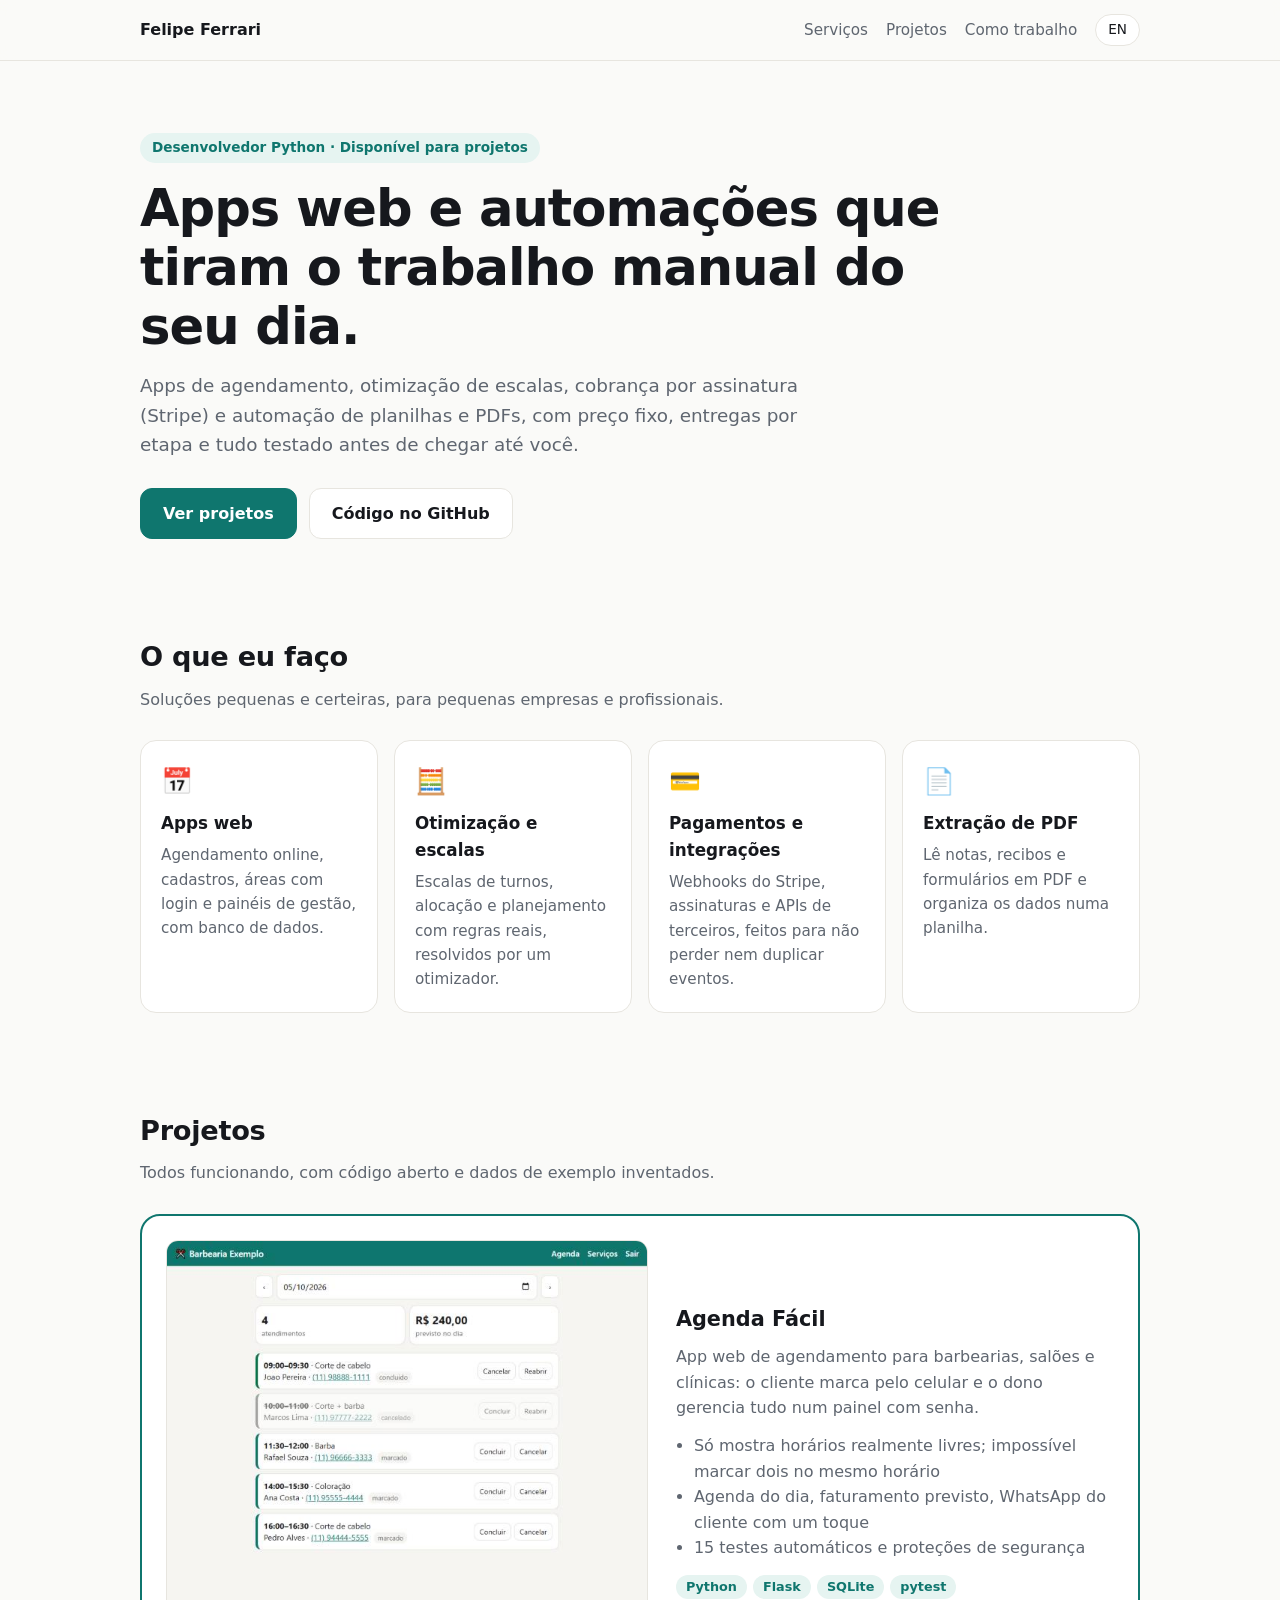
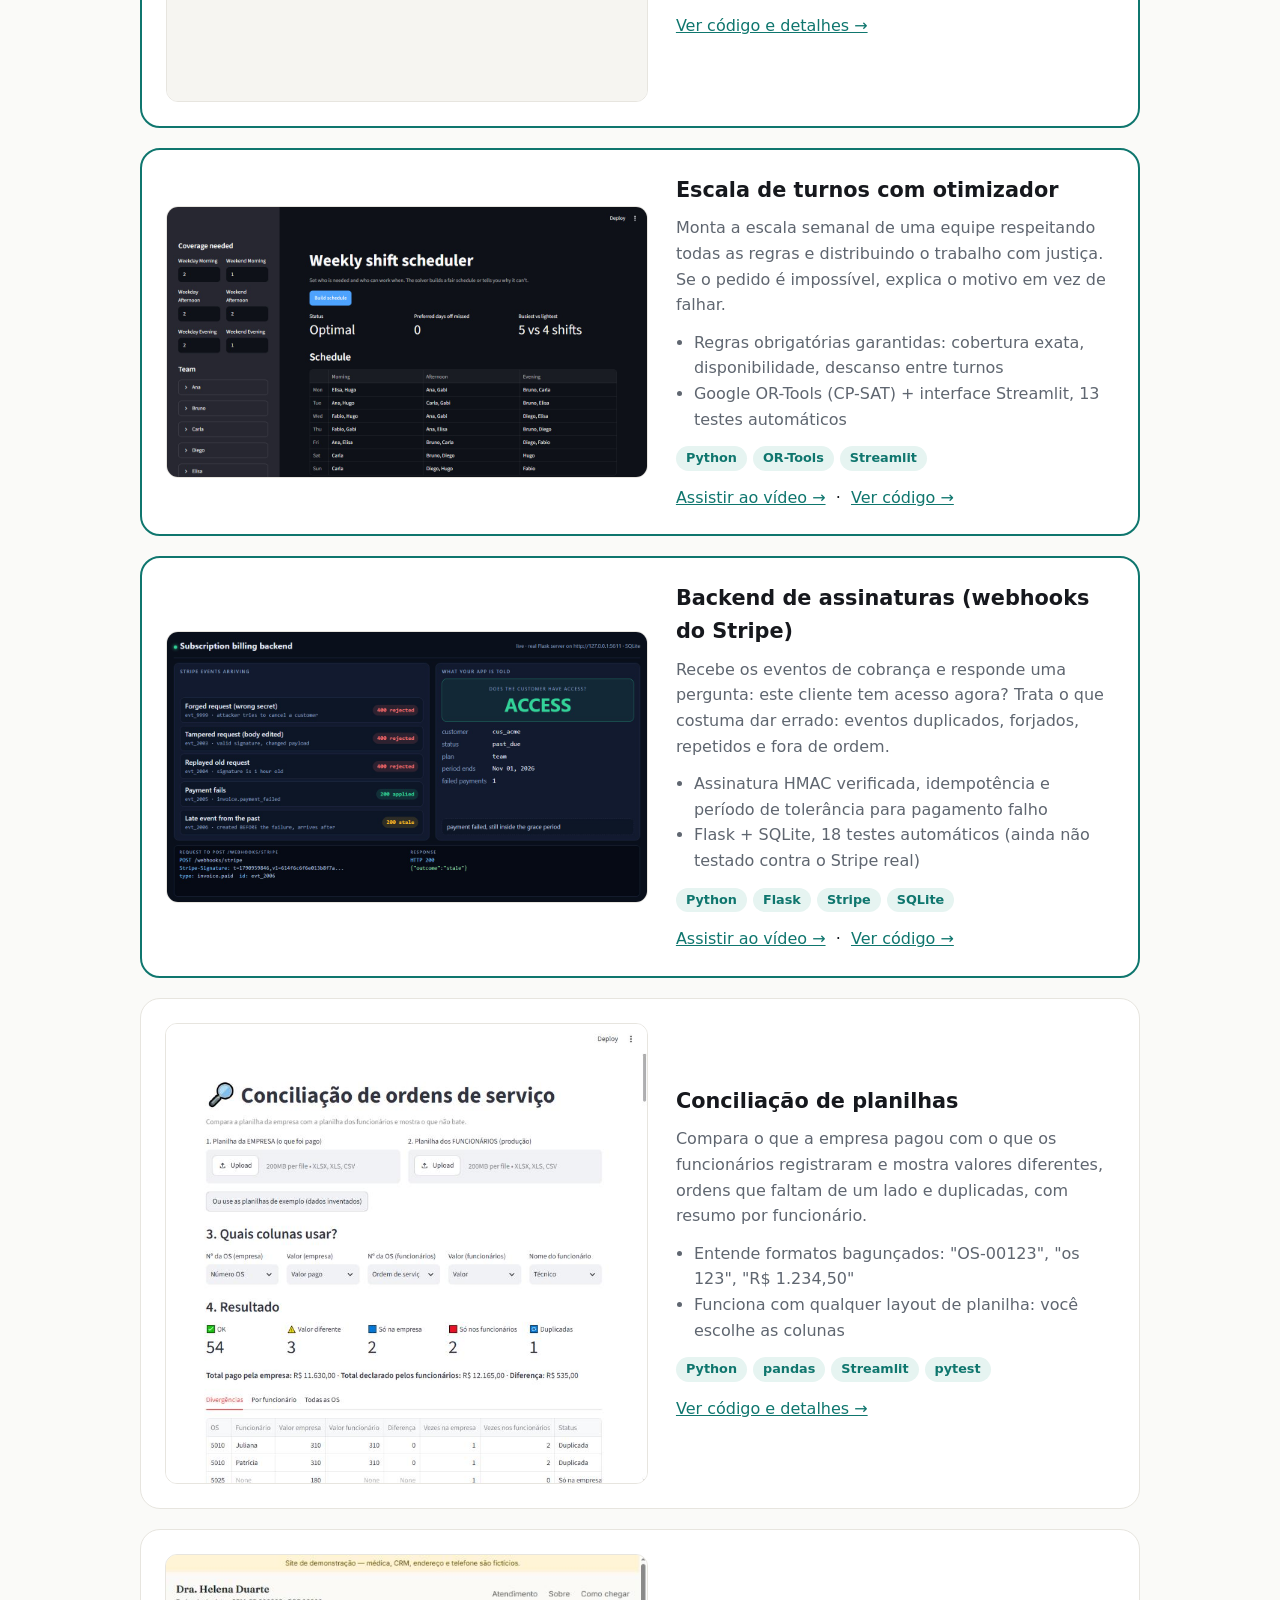
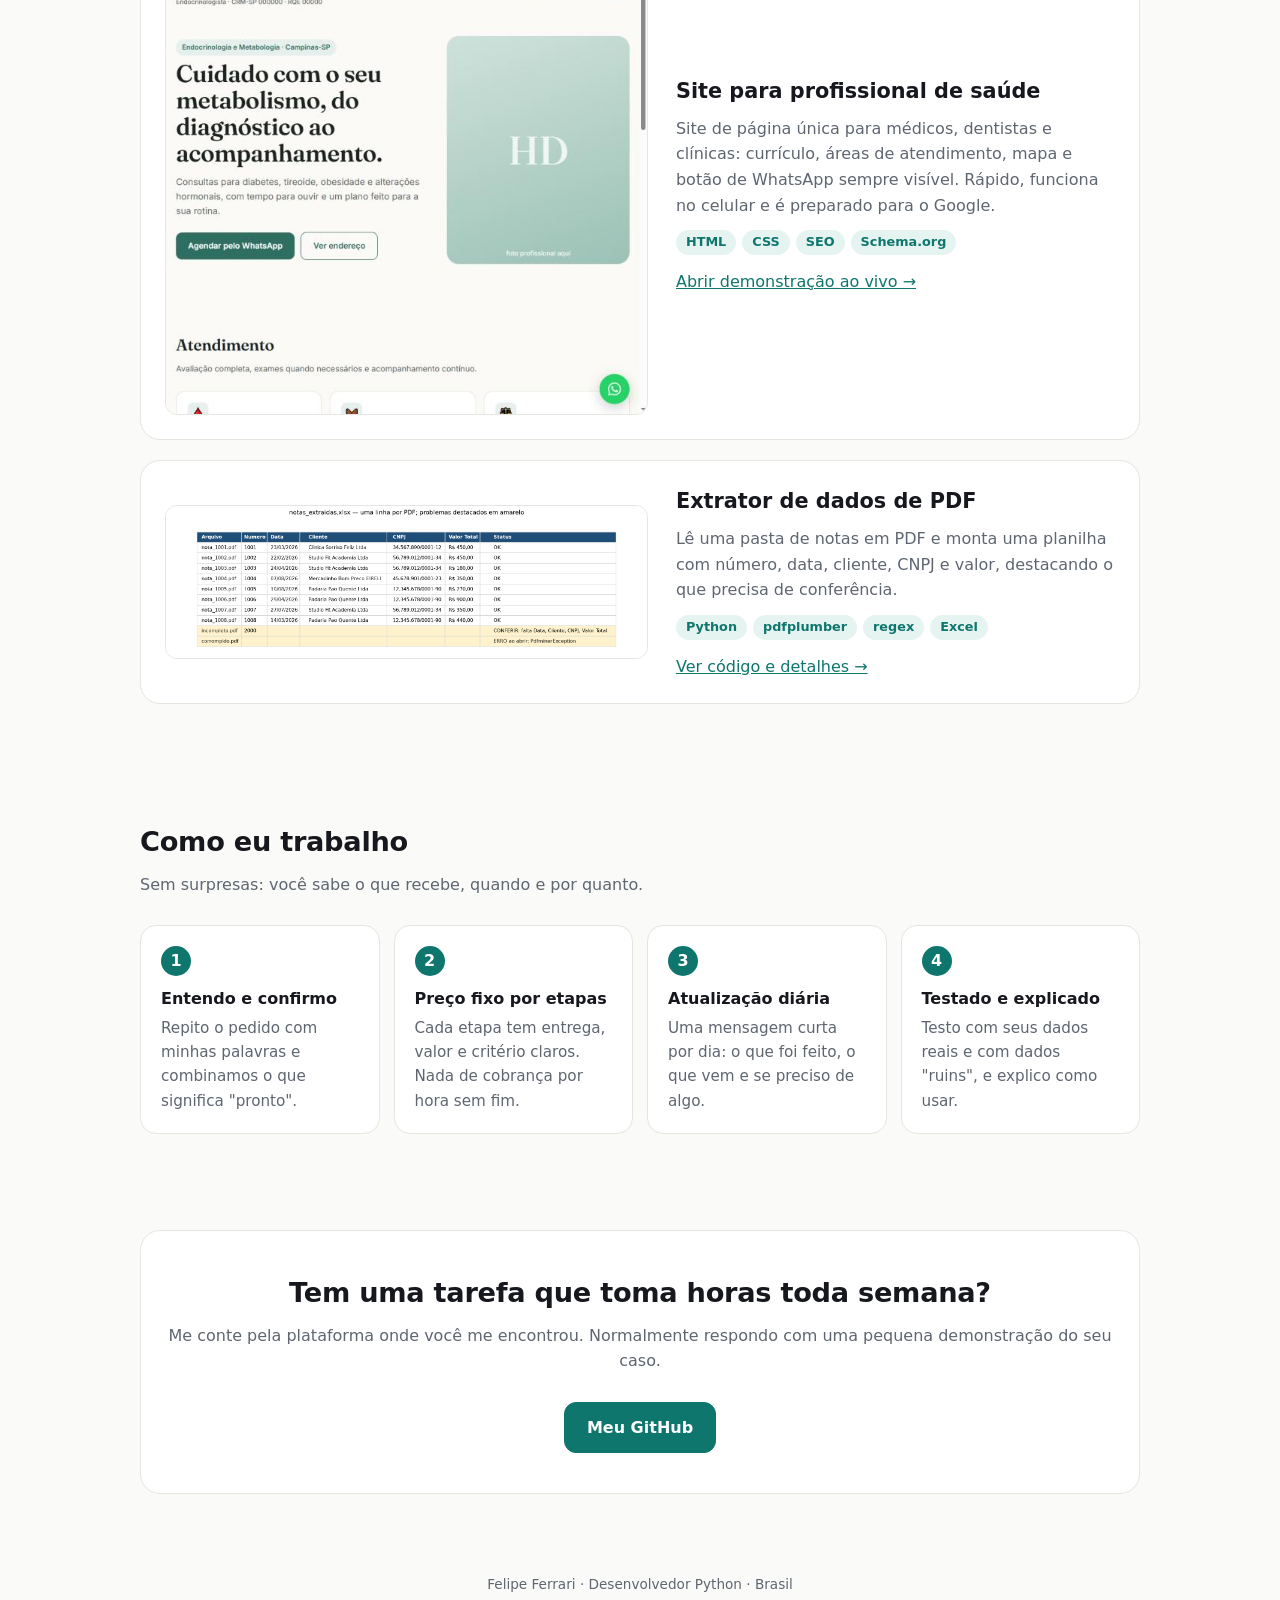
<file: index.html>
<!doctype html>
<html lang="pt-BR">
<head>
  <meta charset="utf-8">
  <meta name="viewport" content="width=device-width, initial-scale=1">
  <title>Felipe Ferrari · Apps web e automações em Python</title>
  <meta name="description" content="Desenvolvedor Python: apps web, otimização de escalas, cobrança por assinatura com Stripe, conciliação de planilhas e extração de PDF.">
  <meta property="og:title" content="Felipe Ferrari · Apps web e automações em Python">
  <meta property="og:description" content="Apps web, painéis e automações que economizam horas de trabalho manual.">
  <meta property="og:image" content="projeto4-agendamento/imagens/painel.jpg">
  <style>
    :root {
      --fundo: #fafaf8; --cartao: #ffffff; --texto: #16181d; --suave: #5f6670; --borda: #e7e5df;
      --cor: #0f766e; --cor-clara: #e6f4f1;
    }
    @media (prefers-color-scheme: dark) {
      :root { --fundo: #0e1116; --cartao: #161b22; --texto: #e6edf3; --suave: #9aa4af; --borda: #262d36;
              --cor: #2dd4bf; --cor-clara: #12302c; }
    }
    * { box-sizing: border-box; }
    html { scroll-behavior: smooth; }
    body { margin: 0; background: var(--fundo); color: var(--texto); line-height: 1.6;
           font-family: system-ui, -apple-system, "Segoe UI", Roboto, sans-serif; }
    a { color: var(--cor); }
    .largura { max-width: 1040px; margin: 0 auto; padding: 0 20px; }

    nav { position: sticky; top: 0; z-index: 5; background: color-mix(in srgb, var(--fundo) 88%, transparent);
          backdrop-filter: blur(8px); border-bottom: 1px solid var(--borda); }
    nav .largura { display: flex; align-items: center; justify-content: space-between; height: 60px; gap: 12px; }
    .logo { font-weight: 800; text-decoration: none; color: var(--texto); }
    .menu { display: flex; gap: 18px; align-items: center; font-size: .95rem; }
    .menu a { color: var(--suave); text-decoration: none; }
    .menu a:hover { color: var(--texto); }
    .idioma { border: 1px solid var(--borda); background: var(--cartao); color: var(--texto); border-radius: 99px;
              padding: 4px 12px; font: inherit; font-size: .85rem; cursor: pointer; }
    @media (max-width: 640px) { .menu a { display: none; } }

    .hero { padding: 72px 0 48px; }
    .selo { display: inline-block; background: var(--cor-clara); color: var(--cor); font-weight: 600; font-size: .85rem;
            padding: 4px 12px; border-radius: 99px; }
    h1 { font-size: clamp(2rem, 5vw, 3.2rem); line-height: 1.15; margin: 16px 0; letter-spacing: -.02em; max-width: 820px; }
    .hero p { color: var(--suave); font-size: 1.15rem; max-width: 680px; margin: 0 0 28px; }
    .botoes { display: flex; gap: 12px; flex-wrap: wrap; }
    .botao { display: inline-block; padding: 12px 22px; border-radius: 12px; font-weight: 700; text-decoration: none;
             border: 1px solid var(--borda); color: var(--texto); background: var(--cartao); }
    .botao.principal { background: var(--cor); border-color: var(--cor); color: #fff; }
    @media (prefers-color-scheme: dark) { .botao.principal { color: #06201d; } }

    section { padding: 48px 0; }
    h2 { font-size: 1.7rem; margin: 0 0 8px; letter-spacing: -.01em; }
    .sub { color: var(--suave); margin: 0 0 28px; }

    .grade { display: grid; gap: 16px; grid-template-columns: repeat(auto-fit, minmax(230px, 1fr)); }
    .servico { background: var(--cartao); border: 1px solid var(--borda); border-radius: 16px; padding: 20px; }
    .servico .icone { font-size: 1.6rem; }
    .servico h3 { margin: 8px 0 6px; font-size: 1.05rem; }
    .servico p { margin: 0; color: var(--suave); font-size: .95rem; }

    .projeto { display: grid; grid-template-columns: 1.1fr 1fr; gap: 28px; align-items: center; background: var(--cartao);
               border: 1px solid var(--borda); border-radius: 20px; padding: 24px; margin-bottom: 20px; }
    .projeto img { width: 100%; border-radius: 12px; border: 1px solid var(--borda); display: block; background: #fff; }
    .projeto h3 { margin: 0 0 8px; font-size: 1.3rem; }
    .projeto p { color: var(--suave); margin: 0 0 12px; }
    .projeto ul { margin: 0 0 14px; padding-left: 18px; color: var(--suave); }
    .tags { display: flex; flex-wrap: wrap; gap: 6px; margin-bottom: 14px; }
    .tags span { font-size: .8rem; padding: 2px 10px; border-radius: 99px; background: var(--cor-clara); color: var(--cor); font-weight: 600; }
    .destaque { border: 2px solid var(--cor); }
    @media (max-width: 760px) { .projeto { grid-template-columns: 1fr; } }

    .passos { counter-reset: passo; display: grid; gap: 14px; grid-template-columns: repeat(auto-fit, minmax(220px, 1fr)); }
    .passo { background: var(--cartao); border: 1px solid var(--borda); border-radius: 16px; padding: 20px; }
    .passo::before { counter-increment: passo; content: counter(passo); display: inline-grid; place-items: center;
                     width: 30px; height: 30px; border-radius: 50%; background: var(--cor); color: #fff; font-weight: 800; }
    .passo h3 { margin: 10px 0 4px; font-size: 1rem; }
    .passo p { margin: 0; color: var(--suave); font-size: .95rem; }

    .contato { text-align: center; background: var(--cartao); border: 1px solid var(--borda); border-radius: 20px; padding: 40px 20px; }
    footer { color: var(--suave); text-align: center; font-size: .85rem; padding: 32px 0 48px; }

    [data-en] { display: none; }
    html[lang="en"] [data-pt] { display: none; }
    html[lang="en"] [data-en] { display: revert; }
  </style>
</head>
<body>
  <nav>
    <div class="largura">
      <a class="logo" href="#">Felipe Ferrari</a>
      <div class="menu">
        <a href="#servicos"><span data-pt>Serviços</span><span data-en>Services</span></a>
        <a href="#projetos"><span data-pt>Projetos</span><span data-en>Projects</span></a>
        <a href="#como"><span data-pt>Como trabalho</span><span data-en>How I work</span></a>
        <button class="idioma" id="idioma" aria-label="Mudar idioma / Change language">EN</button>
      </div>
    </div>
  </nav>

  <header class="hero">
    <div class="largura">
      <span class="selo"><span data-pt>Desenvolvedor Python · Disponível para projetos</span><span data-en>Python Developer · Available for projects</span></span>
      <h1>
        <span data-pt>Apps web e automações que tiram o trabalho manual do seu dia.</span>
        <span data-en>Web apps and automations that take manual work off your plate.</span>
      </h1>
      <p>
        <span data-pt>Apps de agendamento, otimização de escalas, cobrança por assinatura (Stripe) e automação de planilhas e PDFs, com preço fixo, entregas por etapa e tudo testado antes de chegar até você.</span>
        <span data-en>Booking apps, shift optimization, subscription billing (Stripe) and spreadsheet/PDF automation, with fixed prices, milestone deliveries and everything tested before it reaches you.</span>
      </p>
      <div class="botoes">
        <a class="botao principal" href="#projetos"><span data-pt>Ver projetos</span><span data-en>See projects</span></a>
        <a class="botao" href="https://github.com/Fe262/python-automation-portfolio"><span data-pt>Código no GitHub</span><span data-en>Code on GitHub</span></a>
      </div>
    </div>
  </header>

  <section id="servicos">
    <div class="largura">
      <h2><span data-pt>O que eu faço</span><span data-en>What I build</span></h2>
      <p class="sub"><span data-pt>Soluções pequenas e certeiras, para pequenas empresas e profissionais.</span><span data-en>Focused solutions for small businesses and professionals.</span></p>
      <div class="grade">
        <div class="servico"><div class="icone">📅</div>
          <h3><span data-pt>Apps web</span><span data-en>Web apps</span></h3>
          <p><span data-pt>Agendamento online, cadastros, áreas com login e painéis de gestão, com banco de dados.</span><span data-en>Online booking, records, login areas and management dashboards, with a database.</span></p></div>
        <div class="servico"><div class="icone">🧮</div>
          <h3><span data-pt>Otimização e escalas</span><span data-en>Optimization & scheduling</span></h3>
          <p><span data-pt>Escalas de turnos, alocação e planejamento com regras reais, resolvidos por um otimizador.</span><span data-en>Shift rotas, allocation and planning with real-world rules, solved by an optimizer.</span></p></div>
        <div class="servico"><div class="icone">💳</div>
          <h3><span data-pt>Pagamentos e integrações</span><span data-en>Payments & integrations</span></h3>
          <p><span data-pt>Webhooks do Stripe, assinaturas e APIs de terceiros, feitos para não perder nem duplicar eventos.</span><span data-en>Stripe webhooks, subscriptions and third-party APIs, built to never lose or double-count events.</span></p></div>
        <div class="servico"><div class="icone">📄</div>
          <h3><span data-pt>Extração de PDF</span><span data-en>PDF extraction</span></h3>
          <p><span data-pt>Lê notas, recibos e formulários em PDF e organiza os dados numa planilha.</span><span data-en>Reads invoices, receipts and forms in PDF and organizes the data in a spreadsheet.</span></p></div>
      </div>
    </div>
  </section>

  <section id="projetos">
    <div class="largura">
      <h2><span data-pt>Projetos</span><span data-en>Projects</span></h2>
      <p class="sub"><span data-pt>Todos funcionando, com código aberto e dados de exemplo inventados.</span><span data-en>All working, open source, with fake sample data.</span></p>

      <article class="projeto destaque">
        <img src="projeto4-agendamento/imagens/painel.jpg" alt="Painel do app de agendamento" loading="lazy">
        <div>
          <h3>Agenda Fácil</h3>
          <p><span data-pt>App web de agendamento para barbearias, salões e clínicas: o cliente marca pelo celular e o dono gerencia tudo num painel com senha.</span><span data-en>Booking web app for barbershops, salons and clinics: customers book from their phone, the owner manages everything in a password-protected dashboard.</span></p>
          <ul>
            <li><span data-pt>Só mostra horários realmente livres; impossível marcar dois no mesmo horário</span><span data-en>Shows only truly free slots; double booking is impossible</span></li>
            <li><span data-pt>Agenda do dia, faturamento previsto, WhatsApp do cliente com um toque</span><span data-en>Daily agenda, expected revenue, one-tap WhatsApp to customers</span></li>
            <li><span data-pt>15 testes automáticos e proteções de segurança</span><span data-en>15 automated tests and security protections</span></li>
          </ul>
          <div class="tags"><span>Python</span><span>Flask</span><span>SQLite</span><span>pytest</span></div>
          <a href="https://github.com/Fe262/python-automation-portfolio/tree/main/projeto4-agendamento"><span data-pt>Ver código e detalhes →</span><span data-en>See code and details →</span></a>
        </div>
      </article>

      <article class="projeto destaque">
        <img src="projeto8-escala-turnos/imagens/escala-video.jpg" alt="Escala semanal gerada pelo otimizador" loading="lazy">
        <div>
          <h3><span data-pt>Escala de turnos com otimizador</span><span data-en>Shift Scheduler (optimization solver)</span></h3>
          <p><span data-pt>Monta a escala semanal de uma equipe respeitando todas as regras e distribuindo o trabalho com justiça. Se o pedido é impossível, explica o motivo em vez de falhar.</span><span data-en>Builds a team's weekly rota that follows every rule and spreads the work fairly. If the request is impossible, it explains why instead of failing.</span></p>
          <ul>
            <li><span data-pt>Regras obrigatórias garantidas: cobertura exata, disponibilidade, descanso entre turnos</span><span data-en>Hard rules guaranteed: exact coverage, availability, rest between shifts</span></li>
            <li><span data-pt>Google OR-Tools (CP-SAT) + interface Streamlit, 13 testes automáticos</span><span data-en>Google OR-Tools (CP-SAT) + Streamlit UI, 13 automated tests</span></li>
          </ul>
          <div class="tags"><span>Python</span><span>OR-Tools</span><span>Streamlit</span></div>
          <a href="projeto8-escala-turnos/video/shift-scheduler-demo-web.mp4"><span data-pt>Assistir ao vídeo →</span><span data-en>Watch the demo video →</span></a>
          &nbsp;·&nbsp;
          <a href="https://github.com/Fe262/python-automation-portfolio/tree/main/projeto8-escala-turnos"><span data-pt>Ver código →</span><span data-en>See code →</span></a>
        </div>
      </article>

      <article class="projeto destaque">
        <img src="projeto9-cobranca-stripe/imagens/webhooks.jpg" alt="Backend de cobrança processando eventos do Stripe" loading="lazy">
        <div>
          <h3><span data-pt>Backend de assinaturas (webhooks do Stripe)</span><span data-en>Subscription Billing Backend (Stripe webhooks)</span></h3>
          <p><span data-pt>Recebe os eventos de cobrança e responde uma pergunta: este cliente tem acesso agora? Trata o que costuma dar errado: eventos duplicados, forjados, repetidos e fora de ordem.</span><span data-en>Receives billing events and answers one question: does this customer have access right now? Handles what usually goes wrong: duplicated, forged, replayed and out-of-order events.</span></p>
          <ul>
            <li><span data-pt>Assinatura HMAC verificada, idempotência e período de tolerância para pagamento falho</span><span data-en>HMAC signature check, idempotency and a grace period for failed payments</span></li>
            <li><span data-pt>Flask + SQLite, 18 testes automáticos (ainda não testado contra o Stripe real)</span><span data-en>Flask + SQLite, 18 automated tests (not yet run against live Stripe)</span></li>
          </ul>
          <div class="tags"><span>Python</span><span>Flask</span><span>Stripe</span><span>SQLite</span></div>
          <a href="projeto9-cobranca-stripe/video/billing-backend-demo-web.mp4"><span data-pt>Assistir ao vídeo →</span><span data-en>Watch the demo video →</span></a>
          &nbsp;·&nbsp;
          <a href="https://github.com/Fe262/python-automation-portfolio/tree/main/projeto9-cobranca-stripe"><span data-pt>Ver código →</span><span data-en>See code →</span></a>
        </div>
      </article>

      <article class="projeto">
        <img src="projeto6-conciliacao/imagens/app.jpg" alt="App de conciliação de planilhas" loading="lazy">
        <div>
          <h3><span data-pt>Conciliação de planilhas</span><span data-en>Spreadsheet Reconciliation</span></h3>
          <p><span data-pt>Compara o que a empresa pagou com o que os funcionários registraram e mostra valores diferentes, ordens que faltam de um lado e duplicadas, com resumo por funcionário.</span><span data-en>Compares what the company paid with what employees reported and shows mismatched amounts, missing orders and duplicates, with a per-employee summary.</span></p>
          <ul>
            <li><span data-pt>Entende formatos bagunçados: "OS-00123", "os 123", "R$ 1.234,50"</span><span data-en>Handles messy formats: "OS-00123", "os 123", "R$ 1.234,50"</span></li>
            <li><span data-pt>Funciona com qualquer layout de planilha: você escolhe as colunas</span><span data-en>Works with any spreadsheet layout: you pick the columns</span></li>
          </ul>
          <div class="tags"><span>Python</span><span>pandas</span><span>Streamlit</span><span>pytest</span></div>
          <a href="https://github.com/Fe262/python-automation-portfolio/tree/main/projeto6-conciliacao"><span data-pt>Ver código e detalhes →</span><span data-en>See code and details →</span></a>
        </div>
      </article>

      <article class="projeto">
        <img src="demos/site-medico/preview.jpg" alt="Site de página única para profissional de saúde" loading="lazy">
        <div>
          <h3><span data-pt>Site para profissional de saúde</span><span data-en>One-Page Site for Health Professionals</span></h3>
          <p><span data-pt>Site de página única para médicos, dentistas e clínicas: currículo, áreas de atendimento, mapa e botão de WhatsApp sempre visível. Rápido, funciona no celular e é preparado para o Google.</span><span data-en>One-page site for doctors, dentists and clinics: résumé, services, map and an always-visible WhatsApp button. Fast, mobile-first and Google-ready.</span></p>
          <div class="tags"><span>HTML</span><span>CSS</span><span>SEO</span><span>Schema.org</span></div>
          <a href="demos/site-medico/"><span data-pt>Abrir demonstração ao vivo →</span><span data-en>Open live demo →</span></a>
        </div>
      </article>

      <article class="projeto">
        <img src="projeto2-extrator-pdf/imagens/resultado.png" alt="Planilha gerada a partir de PDFs" loading="lazy">
        <div>
          <h3><span data-pt>Extrator de dados de PDF</span><span data-en>PDF Invoice Data Extractor</span></h3>
          <p><span data-pt>Lê uma pasta de notas em PDF e monta uma planilha com número, data, cliente, CNPJ e valor, destacando o que precisa de conferência.</span><span data-en>Reads a folder of PDF invoices and builds a spreadsheet with number, date, client, tax ID and amount, flagging anything that needs checking.</span></p>
          <div class="tags"><span>Python</span><span>pdfplumber</span><span>regex</span><span>Excel</span></div>
          <a href="https://github.com/Fe262/python-automation-portfolio/tree/main/projeto2-extrator-pdf"><span data-pt>Ver código e detalhes →</span><span data-en>See code and details →</span></a>
        </div>
      </article>
    </div>
  </section>

  <section id="como">
    <div class="largura">
      <h2><span data-pt>Como eu trabalho</span><span data-en>How I work</span></h2>
      <p class="sub"><span data-pt>Sem surpresas: você sabe o que recebe, quando e por quanto.</span><span data-en>No surprises: you know what you get, when, and for how much.</span></p>
      <div class="passos">
        <div class="passo"><h3><span data-pt>Entendo e confirmo</span><span data-en>I understand and confirm</span></h3>
          <p><span data-pt>Repito o pedido com minhas palavras e combinamos o que significa "pronto".</span><span data-en>I restate the task in my own words and we agree on what "done" means.</span></p></div>
        <div class="passo"><h3><span data-pt>Preço fixo por etapas</span><span data-en>Fixed-price milestones</span></h3>
          <p><span data-pt>Cada etapa tem entrega, valor e critério claros. Nada de cobrança por hora sem fim.</span><span data-en>Each milestone has a clear deliverable, price and acceptance criteria.</span></p></div>
        <div class="passo"><h3><span data-pt>Atualização diária</span><span data-en>Daily updates</span></h3>
          <p><span data-pt>Uma mensagem curta por dia: o que foi feito, o que vem e se preciso de algo.</span><span data-en>A short message every day: what's done, what's next, and if I need anything.</span></p></div>
        <div class="passo"><h3><span data-pt>Testado e explicado</span><span data-en>Tested and explained</span></h3>
          <p><span data-pt>Testo com seus dados reais e com dados "ruins", e explico como usar.</span><span data-en>I test with your real data and with "bad" data, and explain how to use it.</span></p></div>
      </div>
    </div>
  </section>

  <section>
    <div class="largura">
      <div class="contato">
        <h2><span data-pt>Tem uma tarefa que toma horas toda semana?</span><span data-en>Got a task that eats hours every week?</span></h2>
        <p class="sub"><span data-pt>Me conte pela plataforma onde você me encontrou. Normalmente respondo com uma pequena demonstração do seu caso.</span><span data-en>Tell me through the platform where you found me. I usually reply with a small demo of your case.</span></p>
        <a class="botao principal" href="https://github.com/Fe262"><span data-pt>Meu GitHub</span><span data-en>My GitHub</span></a>
      </div>
    </div>
  </section>

  <footer>
    <span data-pt>Felipe Ferrari · Desenvolvedor Python · Brasil</span><span data-en>Felipe Ferrari · Python Developer · Brazil</span>
  </footer>

  <script>
    // Troca PT <-> EN e lembra a escolha (abre em ingles automaticamente com ?lang=en)
    const raiz = document.documentElement, botao = document.getElementById("idioma");
    const aplicar = (lang) => { raiz.lang = lang === "en" ? "en" : "pt-BR"; botao.textContent = lang === "en" ? "PT" : "EN"; };
    let inicial = new URLSearchParams(location.search).get("lang");
    try { inicial = inicial || localStorage.getItem("idioma"); } catch (e) {}
    aplicar(inicial || "pt");
    botao.addEventListener("click", () => {
      const novo = raiz.lang === "en" ? "pt" : "en";
      aplicar(novo);
      try { localStorage.setItem("idioma", novo); } catch (e) {}
    });
  </script>
</body>
</html>
</file>
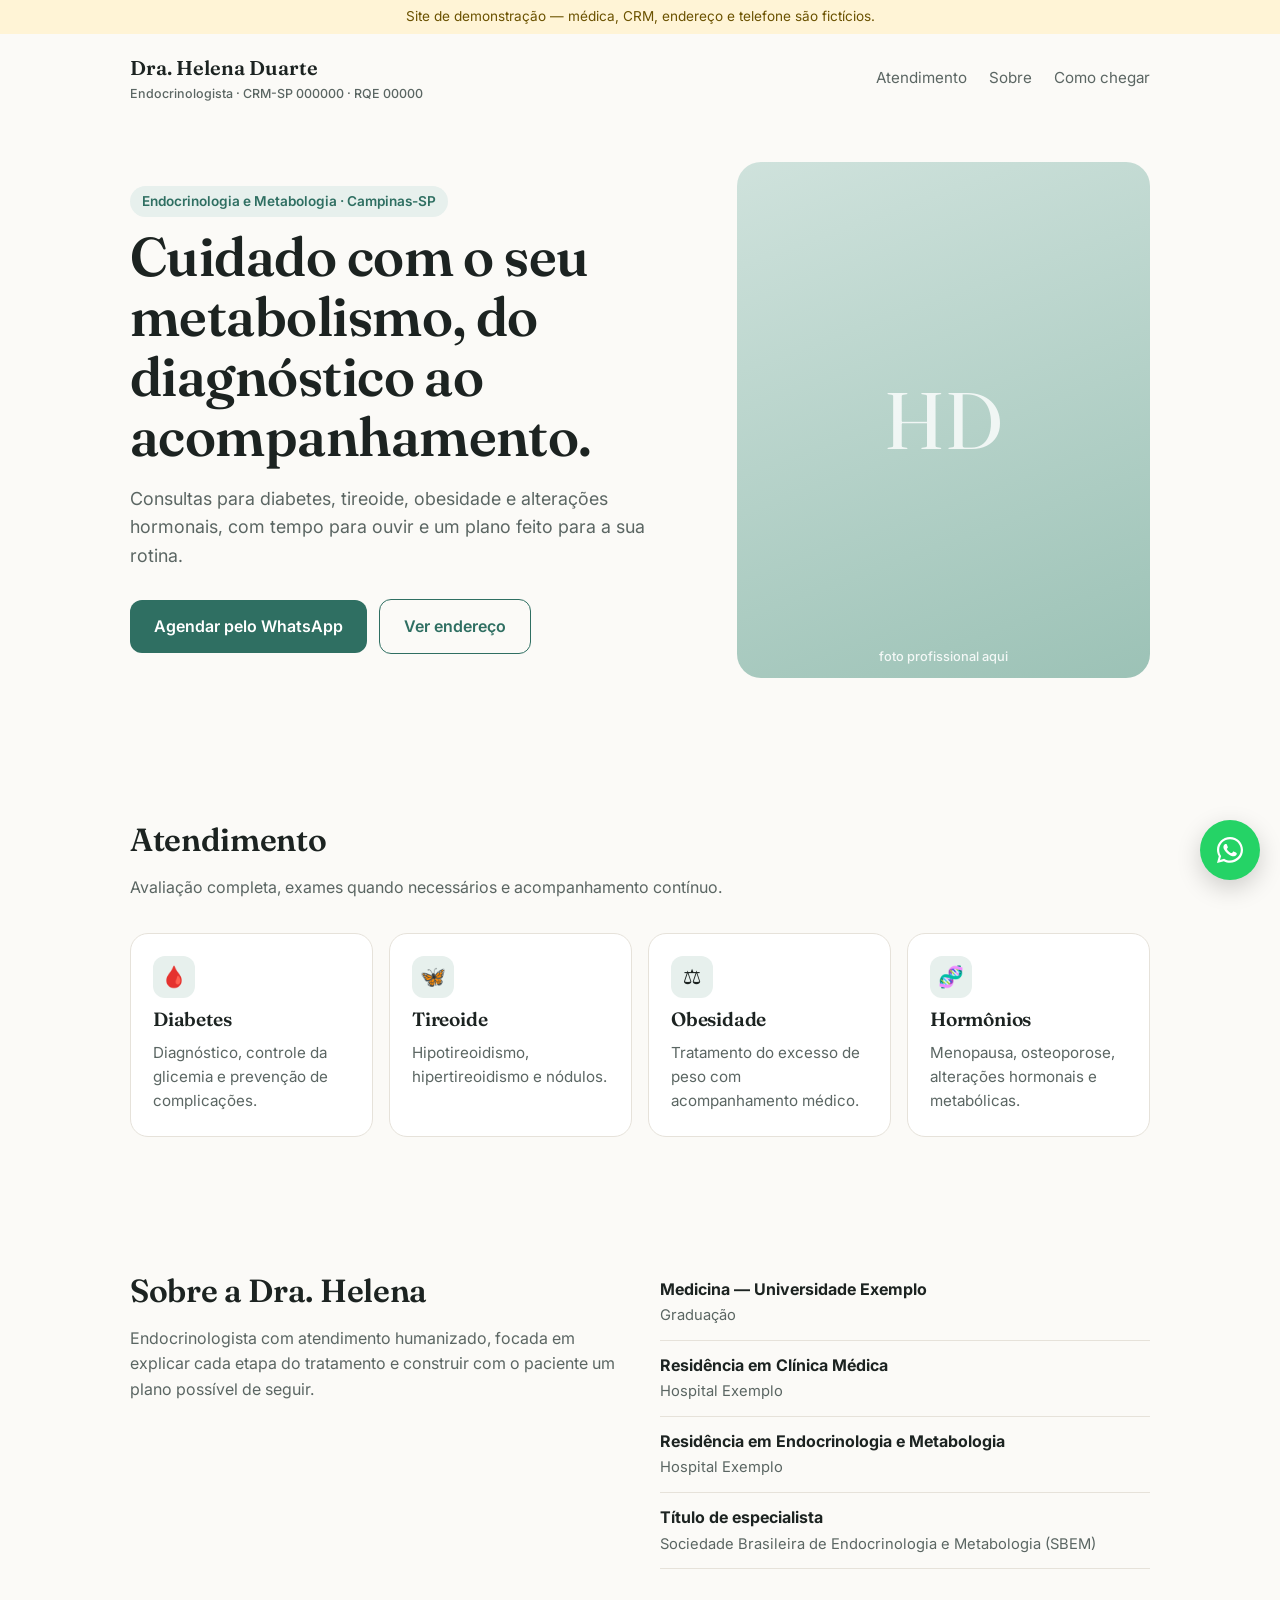
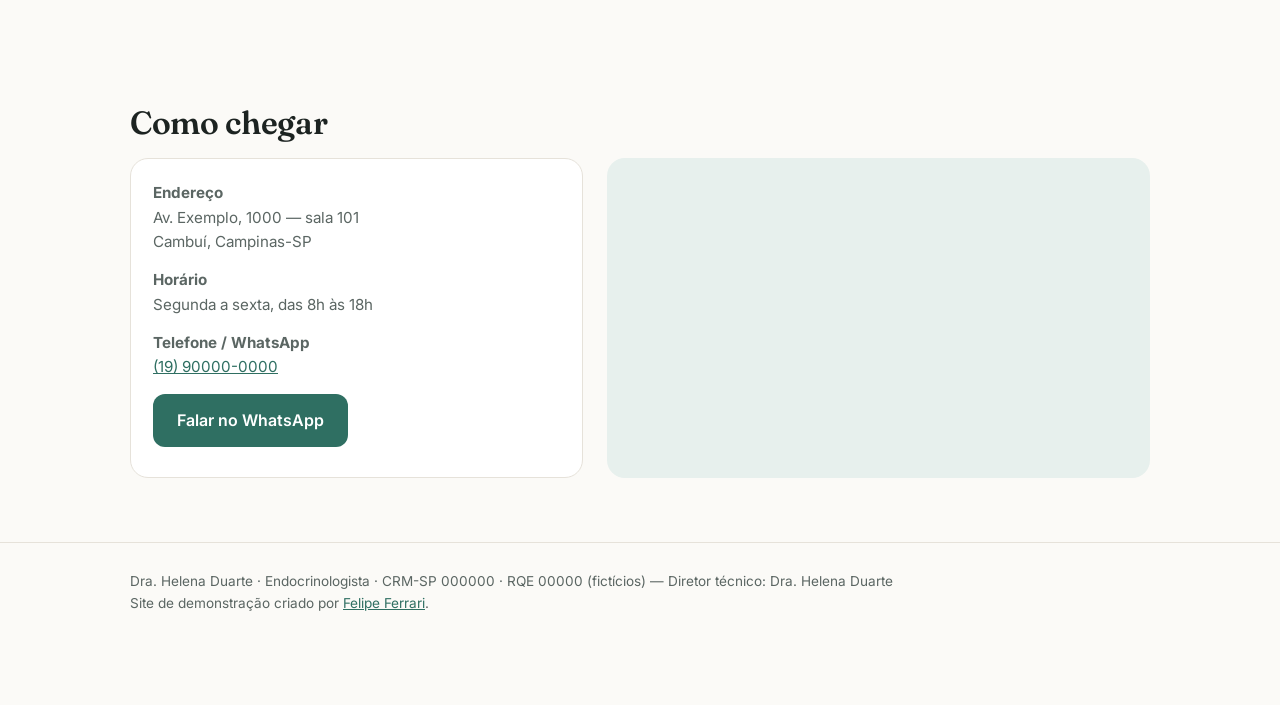
<file: demos/site-medico/index.html>
<!doctype html>
<html lang="pt-BR">
<head>
  <meta charset="utf-8">
  <meta name="viewport" content="width=device-width, initial-scale=1">
  <!-- DEMONSTRAÇÃO: médica, CRM, endereço e telefone são FICTÍCIOS -->
  <title>Dra. Helena Duarte · Endocrinologista em Campinas</title>
  <meta name="description" content="Endocrinologista em Campinas-SP: diabetes, tireoide, obesidade e metabolismo. Agende sua consulta pelo WhatsApp.">
  <meta name="robots" content="noindex">
  <meta property="og:title" content="Dra. Helena Duarte · Endocrinologista">
  <meta property="og:description" content="Diabetes, tireoide, obesidade e metabolismo. Consultas em Campinas-SP.">
  <link rel="preconnect" href="https://fonts.googleapis.com">
  <link href="https://fonts.googleapis.com/css2?family=Fraunces:opsz,wght@9..144,500;9..144,600&family=Inter:wght@400;500;600&display=swap" rel="stylesheet">
  <!-- Dados estruturados: ajudam o Google a mostrar a médica com endereço e horário nas buscas -->
  <script type="application/ld+json">
  {
    "@context": "https://schema.org",
    "@type": "Physician",
    "name": "Dra. Helena Duarte",
    "medicalSpecialty": "Endocrinology",
    "description": "Endocrinologista em Campinas-SP (demonstração).",
    "telephone": "+55-19-90000-0000",
    "address": { "@type": "PostalAddress", "streetAddress": "Av. Exemplo, 1000 - sala 101", "addressLocality": "Campinas", "addressRegion": "SP", "addressCountry": "BR" },
    "openingHours": ["Mo-Fr 08:00-18:00"]
  }
  </script>
  <style>
    :root { --fundo: #fbfaf7; --texto: #1c2321; --suave: #5b6663; --cor: #2f6f62; --cor-clara: #e7f0ed; --borda: #e6e2da; --branco: #fff; }
    * { box-sizing: border-box; }
    html { scroll-behavior: smooth; }
    body { margin: 0; font-family: Inter, system-ui, sans-serif; color: var(--texto); background: var(--fundo); line-height: 1.6; }
    h1, h2, h3 { font-family: Fraunces, Georgia, serif; font-weight: 600; letter-spacing: -.01em; }
    a { color: var(--cor); }
    .largura { max-width: 1060px; margin: 0 auto; padding: 0 20px; }

    .aviso-demo { background: #fff4d6; color: #6b5200; text-align: center; font-size: .85rem; padding: 6px 12px; }
    header { padding: 18px 0; }
    header .largura { display: flex; justify-content: space-between; align-items: center; gap: 12px; }
    .marca { font-family: Fraunces, serif; font-size: 1.25rem; font-weight: 600; text-decoration: none; color: var(--texto); }
    .marca small { display: block; font-family: Inter, sans-serif; font-size: .78rem; color: var(--suave); font-weight: 500; }
    nav a { margin-left: 22px; color: var(--suave); text-decoration: none; font-size: .95rem; }
    @media (max-width: 720px) { nav { display: none; } }

    .hero { display: grid; grid-template-columns: 1.15fr .85fr; gap: 48px; align-items: center; padding-top: 40px; padding-bottom: 72px; }
    .hero h1 { font-size: clamp(2.1rem, 5vw, 3.4rem); line-height: 1.1; margin: 10px 0 18px; }
    .etiqueta { display: inline-block; background: var(--cor-clara); color: var(--cor); font-weight: 600; font-size: .85rem; padding: 5px 12px; border-radius: 99px; }
    .hero p { color: var(--suave); font-size: 1.12rem; margin: 0 0 28px; }
    .botao { display: inline-flex; align-items: center; gap: 10px; background: var(--cor); color: #fff; text-decoration: none;
             font-weight: 600; padding: 14px 24px; border-radius: 12px; }
    .botao.sec { background: transparent; color: var(--cor); border: 1.5px solid var(--cor); margin-left: 8px; }
    .foto { aspect-ratio: 4/5; border-radius: 24px; background: linear-gradient(160deg, #cfe2dc, #9cc2b6); display: grid; place-items: center;
            color: #ffffffcc; font-family: Fraunces, serif; font-size: 5rem; position: relative; overflow: hidden; }
    .foto span { position: absolute; bottom: 14px; font: 500 .8rem Inter, sans-serif; color: #ffffffdd; }
    @media (max-width: 820px) { .hero { grid-template-columns: 1fr; gap: 28px; } .foto { max-width: 360px; } }

    section { padding: 64px 0; }
    section h2 { font-size: 2rem; margin: 0 0 10px; }
    .sub { color: var(--suave); margin: 0 0 32px; max-width: 620px; }
    .cartoes { display: grid; grid-template-columns: repeat(auto-fit, minmax(220px, 1fr)); gap: 16px; }
    .cartao { background: var(--branco); border: 1px solid var(--borda); border-radius: 18px; padding: 22px; }
    .cartao h3 { margin: 6px 0 6px; font-size: 1.2rem; }
    .cartao p { margin: 0; color: var(--suave); font-size: .95rem; }
    .icone { width: 42px; height: 42px; border-radius: 12px; background: var(--cor-clara); display: grid; place-items: center; font-size: 1.3rem; }

    .sobre { display: grid; grid-template-columns: 1fr 1fr; gap: 40px; }
    .sobre ul { padding: 0; list-style: none; margin: 0; }
    .sobre li { padding: 12px 0; border-bottom: 1px solid var(--borda); }
    .sobre li strong { display: block; }
    .sobre li span { color: var(--suave); font-size: .92rem; }
    @media (max-width: 820px) { .sobre { grid-template-columns: 1fr; } }

    .local { display: grid; grid-template-columns: 1fr 1.2fr; gap: 24px; align-items: stretch; }
    .mapa { border: 0; width: 100%; min-height: 320px; border-radius: 18px; background: var(--cor-clara); }
    .info p { margin: 0 0 14px; }
    @media (max-width: 820px) { .local { grid-template-columns: 1fr; } }

    footer { border-top: 1px solid var(--borda); padding: 28px 0 90px; color: var(--suave); font-size: .85rem; }

    /* Botao do WhatsApp sempre visivel (pedido do cliente) */
    .whats { position: fixed; right: 20px; bottom: 20px; z-index: 10; width: 60px; height: 60px; border-radius: 50%;
             background: #25d366; display: grid; place-items: center; box-shadow: 0 8px 24px rgba(0,0,0,.18); transition: transform .15s; }
    .whats:hover { transform: scale(1.07); }
    .whats svg { width: 32px; height: 32px; fill: #fff; }
  </style>
</head>
<body>
  <div class="aviso-demo">Site de demonstração — médica, CRM, endereço e telefone são fictícios.</div>

  <header>
    <div class="largura">
      <a class="marca" href="#">Dra. Helena Duarte<small>Endocrinologista · CRM-SP 000000 · RQE 00000</small></a>
      <nav><a href="#atendimento">Atendimento</a><a href="#sobre">Sobre</a><a href="#local">Como chegar</a></nav>
    </div>
  </header>

  <main>
    <div class="largura hero">
      <div>
        <span class="etiqueta">Endocrinologia e Metabologia · Campinas-SP</span>
        <h1>Cuidado com o seu metabolismo, do diagnóstico ao acompanhamento.</h1>
        <p>Consultas para diabetes, tireoide, obesidade e alterações hormonais, com tempo para ouvir e um plano feito para a sua rotina.</p>
        <a class="botao" href="https://wa.me/5519900000000?text=Ol%C3%A1%2C%20gostaria%20de%20agendar%20uma%20consulta." target="_blank" rel="noopener">Agendar pelo WhatsApp</a>
        <a class="botao sec" href="#local">Ver endereço</a>
      </div>
      <div class="foto" role="img" aria-label="Espaço para a foto da médica">HD<span>foto profissional aqui</span></div>
    </div>

    <section id="atendimento">
      <div class="largura">
        <h2>Atendimento</h2>
        <p class="sub">Avaliação completa, exames quando necessários e acompanhamento contínuo.</p>
        <div class="cartoes">
          <div class="cartao"><div class="icone">🩸</div><h3>Diabetes</h3><p>Diagnóstico, controle da glicemia e prevenção de complicações.</p></div>
          <div class="cartao"><div class="icone">🦋</div><h3>Tireoide</h3><p>Hipotireoidismo, hipertireoidismo e nódulos.</p></div>
          <div class="cartao"><div class="icone">⚖️</div><h3>Obesidade</h3><p>Tratamento do excesso de peso com acompanhamento médico.</p></div>
          <div class="cartao"><div class="icone">🧬</div><h3>Hormônios</h3><p>Menopausa, osteoporose, alterações hormonais e metabólicas.</p></div>
        </div>
      </div>
    </section>

    <section id="sobre">
      <div class="largura sobre">
        <div>
          <h2>Sobre a Dra. Helena</h2>
          <p class="sub">Endocrinologista com atendimento humanizado, focada em explicar cada etapa do tratamento e construir com o paciente um plano possível de seguir.</p>
        </div>
        <ul>
          <li><strong>Medicina — Universidade Exemplo</strong><span>Graduação</span></li>
          <li><strong>Residência em Clínica Médica</strong><span>Hospital Exemplo</span></li>
          <li><strong>Residência em Endocrinologia e Metabologia</strong><span>Hospital Exemplo</span></li>
          <li><strong>Título de especialista</strong><span>Sociedade Brasileira de Endocrinologia e Metabologia (SBEM)</span></li>
        </ul>
      </div>
    </section>

    <section id="local">
      <div class="largura">
        <h2>Como chegar</h2>
        <div class="local">
          <div class="cartao info">
            <p><strong>Endereço</strong><br>Av. Exemplo, 1000 — sala 101<br>Cambuí, Campinas-SP</p>
            <p><strong>Horário</strong><br>Segunda a sexta, das 8h às 18h</p>
            <p><strong>Telefone / WhatsApp</strong><br><a href="tel:+5519900000000">(19) 90000-0000</a></p>
            <a class="botao" href="https://wa.me/5519900000000" target="_blank" rel="noopener">Falar no WhatsApp</a>
          </div>
          <iframe class="mapa" title="Mapa do consultório" loading="lazy" referrerpolicy="no-referrer-when-downgrade"
                  src="https://www.google.com/maps?q=Cambu%C3%AD%2C%20Campinas%20SP&output=embed"></iframe>
        </div>
      </div>
    </section>
  </main>

  <footer>
    <div class="largura">Dra. Helena Duarte · Endocrinologista · CRM-SP 000000 · RQE 00000 (fictícios) — Diretor técnico: Dra. Helena Duarte<br>
      Site de demonstração criado por <a href="https://fe262.github.io/python-automation-portfolio/">Felipe Ferrari</a>.</div>
  </footer>

  <a class="whats" href="https://wa.me/5519900000000?text=Ol%C3%A1%2C%20gostaria%20de%20agendar%20uma%20consulta." target="_blank" rel="noopener" aria-label="Agendar pelo WhatsApp">
    <svg viewBox="0 0 32 32" aria-hidden="true"><path d="M16 3C8.8 3 3 8.7 3 15.8c0 2.3.6 4.5 1.8 6.5L3 29l6.9-1.8c1.9 1 4 1.6 6.1 1.6 7.2 0 13-5.7 13-12.8S23.2 3 16 3zm0 23.5c-1.9 0-3.8-.5-5.5-1.5l-.4-.2-4.1 1.1 1.1-4-.3-.4c-1.1-1.7-1.6-3.6-1.6-5.6C5.2 9.9 10 5.2 16 5.2s10.8 4.7 10.8 10.6S22 26.5 16 26.5zm5.9-7.9c-.3-.2-1.9-.9-2.2-1s-.5-.2-.7.2-.8 1-1 1.2-.4.2-.7.1c-.3-.2-1.4-.5-2.6-1.6-1-.9-1.6-1.9-1.8-2.2s0-.5.1-.6l.5-.6c.2-.2.2-.4.3-.6.1-.2 0-.4 0-.6l-1-2.4c-.3-.6-.5-.5-.7-.5h-.6c-.2 0-.6.1-.9.4-.3.3-1.2 1.1-1.2 2.7s1.2 3.1 1.4 3.4c.2.2 2.3 3.5 5.6 4.9 2.8 1.1 3.3.9 3.9.8.6-.1 1.9-.8 2.2-1.5.3-.7.3-1.4.2-1.5-.1-.2-.3-.3-.6-.4z"/></svg>
  </a>
</body>
</html>
</file>
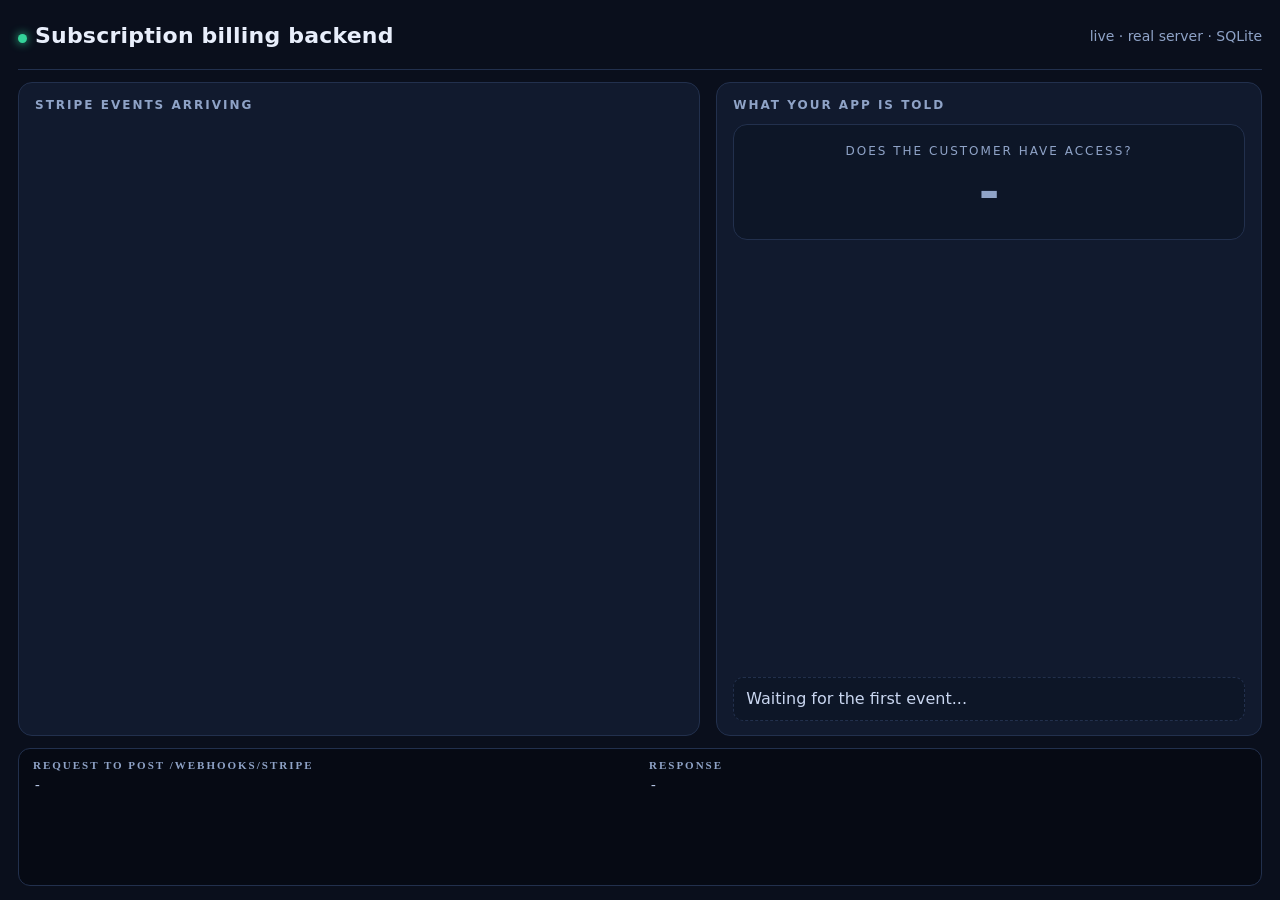
<file: projeto9-cobranca-stripe/demo_stage.html>
<!doctype html>
<html lang="en"><head><meta charset="utf-8"><title>Billing backend - live demo stage</title>
<style>
  :root{--bg:#0a0f1c;--panel:#111a2e;--line:#22304d;--text:#e8eefb;--mute:#8fa3c7;--ok:#34d399;--warn:#fbbf24;--bad:#f87171;--blue:#4da3ff}
  *{box-sizing:border-box}
  body{margin:0;background:var(--bg);color:var(--text);font:17px/1.4 'Segoe UI',system-ui,sans-serif;height:100vh;overflow:hidden;
       display:grid;grid-template-rows:56px 1fr 138px;gap:12px;padding:14px 18px}
  header{display:flex;align-items:center;justify-content:space-between;border-bottom:1px solid var(--line);padding-bottom:10px}
  header b{font-size:22px;letter-spacing:.2px}
  header span{color:var(--mute);font-size:14px}
  .dot{display:inline-block;width:9px;height:9px;border-radius:50%;background:var(--ok);margin-right:8px;box-shadow:0 0 10px var(--ok)}
  main{display:grid;grid-template-columns:1.25fr 1fr;gap:16px;min-height:0}
  .panel{background:var(--panel);border:1px solid var(--line);border-radius:14px;padding:14px 16px;min-height:0;display:flex;flex-direction:column}
  h2{margin:0 0 10px;font-size:12px;letter-spacing:2px;text-transform:uppercase;color:var(--mute);font-weight:600}
  #feed{overflow:hidden;display:flex;flex-direction:column;gap:8px;justify-content:flex-end;flex:1}
  .ev{display:grid;grid-template-columns:1fr auto;gap:2px 12px;padding:9px 12px;border-radius:10px;background:#0d1627;border:1px solid var(--line);
      animation:in .35s ease both}
  @keyframes in{from{opacity:0;transform:translateY(10px)}to{opacity:1;transform:none}}
  .ev .t{font-weight:600;font-size:18px}
  .ev .m{grid-column:1;color:var(--mute);font-size:14px;font-family:Consolas,monospace}
  .chip{grid-row:1/3;grid-column:2;align-self:center;padding:4px 11px;border-radius:99px;font-size:15px;font-weight:700;font-family:Consolas,monospace}
  .ok{background:rgba(52,211,153,.14);color:var(--ok)}.warn{background:rgba(251,191,36,.14);color:var(--warn)}.bad{background:rgba(248,113,113,.14);color:var(--bad)}
  #access{display:flex;flex-direction:column;gap:14px;flex:1}
  #badge{border-radius:14px;padding:18px 20px;text-align:center;border:1px solid var(--line);background:#0d1627;transition:all .4s}
  #badge small{display:block;color:var(--mute);font-size:12px;letter-spacing:2px;text-transform:uppercase}
  #badge strong{display:block;font-size:50px;line-height:1.15;margin-top:4px}
  #badge.yes{border-color:rgba(52,211,153,.5);background:rgba(52,211,153,.08)}#badge.yes strong{color:var(--ok)}
  #badge.no{border-color:rgba(248,113,113,.5);background:rgba(248,113,113,.08)}#badge.no strong{color:var(--bad)}
  #badge.none strong{color:var(--mute)}
  dl{margin:0;display:grid;grid-template-columns:auto 1fr;gap:9px 16px;font-size:17px}
  dt{color:var(--mute)}dd{margin:0;font-family:Consolas,monospace}
  #reason{margin-top:auto;padding:10px 12px;border-radius:10px;background:#0d1627;border:1px dashed var(--line);color:#c9d6f0;font-size:16px}
  footer{background:#060a14;border:1px solid var(--line);border-radius:12px;padding:10px 14px;font:14.5px/1.45 Consolas,monospace;overflow:hidden;display:grid;grid-template-columns:1fr 1fr;gap:18px}
  footer h3{margin:0 0 4px;font:600 11px 'Segoe UI';letter-spacing:2px;color:var(--mute);text-transform:uppercase}
  footer pre{margin:0;white-space:pre-wrap;word-break:break-all;color:#b7c7e6}
  .k{color:#7fc0ff}.s{color:#9be0b4}
</style></head>
<body>
<header><b><span class="dot"></span>Subscription billing backend</b><span id="host">live · real server · SQLite</span></header>
<main>
  <section class="panel"><h2>Stripe events arriving</h2><div id="feed"></div></section>
  <section class="panel"><h2>What your app is told</h2>
    <div id="access">
      <div id="badge" class="none"><small>Does the customer have access?</small><strong>-</strong></div>
      <dl id="facts"></dl>
      <div id="reason">Waiting for the first event...</div>
    </div></section>
</main>
<footer>
  <div><h3>Request to POST /webhooks/stripe</h3><pre id="req">-</pre></div>
  <div><h3>Response</h3><pre id="res">-</pre></div>
</footer>
<script>
const esc = s => String(s).replace(/[&<>]/g, c => ({'&':'&amp;','<':'&lt;','>':'&gt;'}[c]));
window.setHost = h => document.getElementById('host').textContent = h;
window.pushEvent = e => {                 // {title, meta, chip, tone}
  const feed = document.getElementById('feed');
  const d = document.createElement('div'); d.className = 'ev';
  d.innerHTML = `<div class="t">${esc(e.title)}</div><div class="m">${esc(e.meta)}</div><span class="chip ${e.tone}">${esc(e.chip)}</span>`;
  feed.appendChild(d);
  while (feed.children.length > 5) feed.removeChild(feed.firstChild);
};
window.clearFeed = () => { document.getElementById('feed').innerHTML = ''; };
window.setReq = (req, res) => {
  document.getElementById('req').innerHTML = req;
  document.getElementById('res').innerHTML = res;
};
window.setAccess = a => {                 // {has_access, status, plan, customer, period_end, failed, reason}
  const b = document.getElementById('badge');
  b.className = a.has_access === null ? 'none' : (a.has_access ? 'yes' : 'no');
  b.querySelector('strong').textContent = a.has_access === null ? '-' : (a.has_access ? 'ACCESS' : 'NO ACCESS');
  const rows = [['customer', a.customer], ['status', a.status], ['plan', a.plan], ['period ends', a.period_end], ['failed payments', a.failed]];
  document.getElementById('facts').innerHTML = rows.map(([k, v]) => `<dt>${k}</dt><dd>${esc(v ?? '-')}</dd>`).join('');
  document.getElementById('reason').textContent = a.reason || '';
};
</script>
</body></html>
</file>
